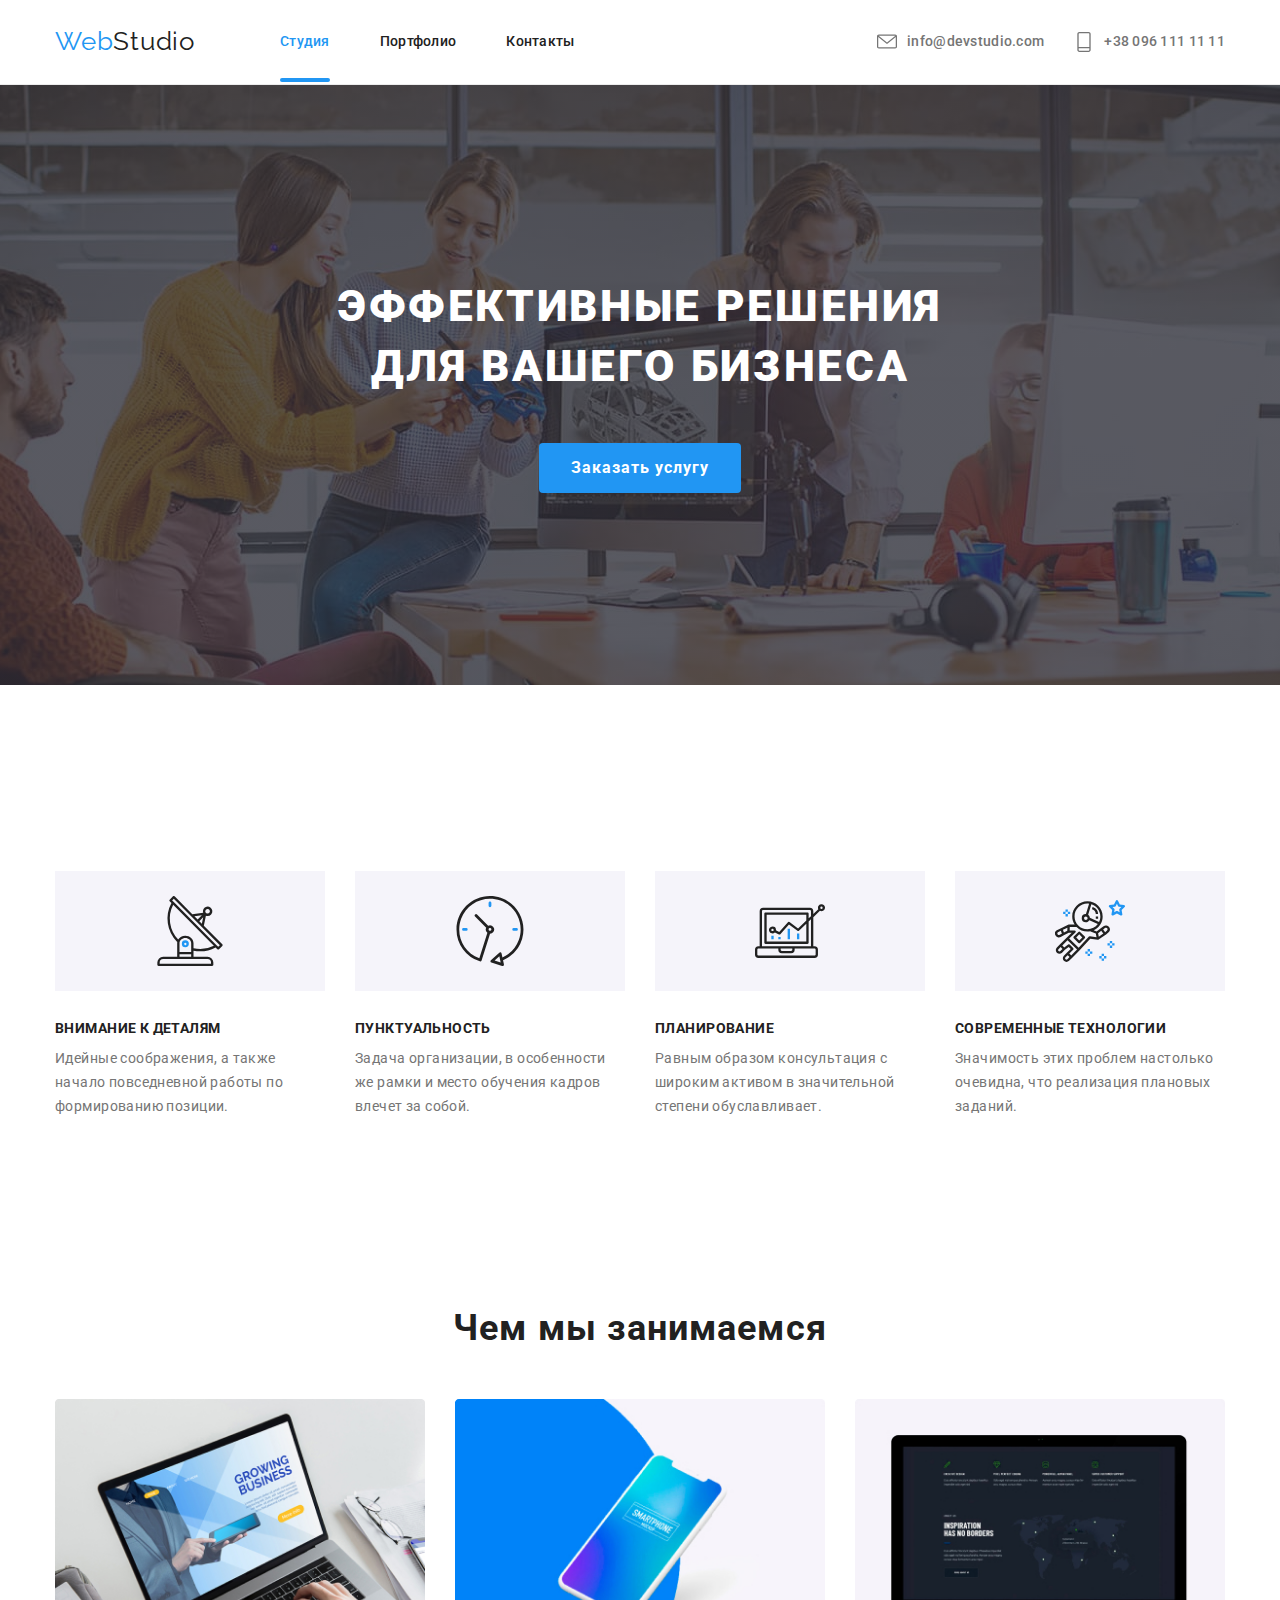
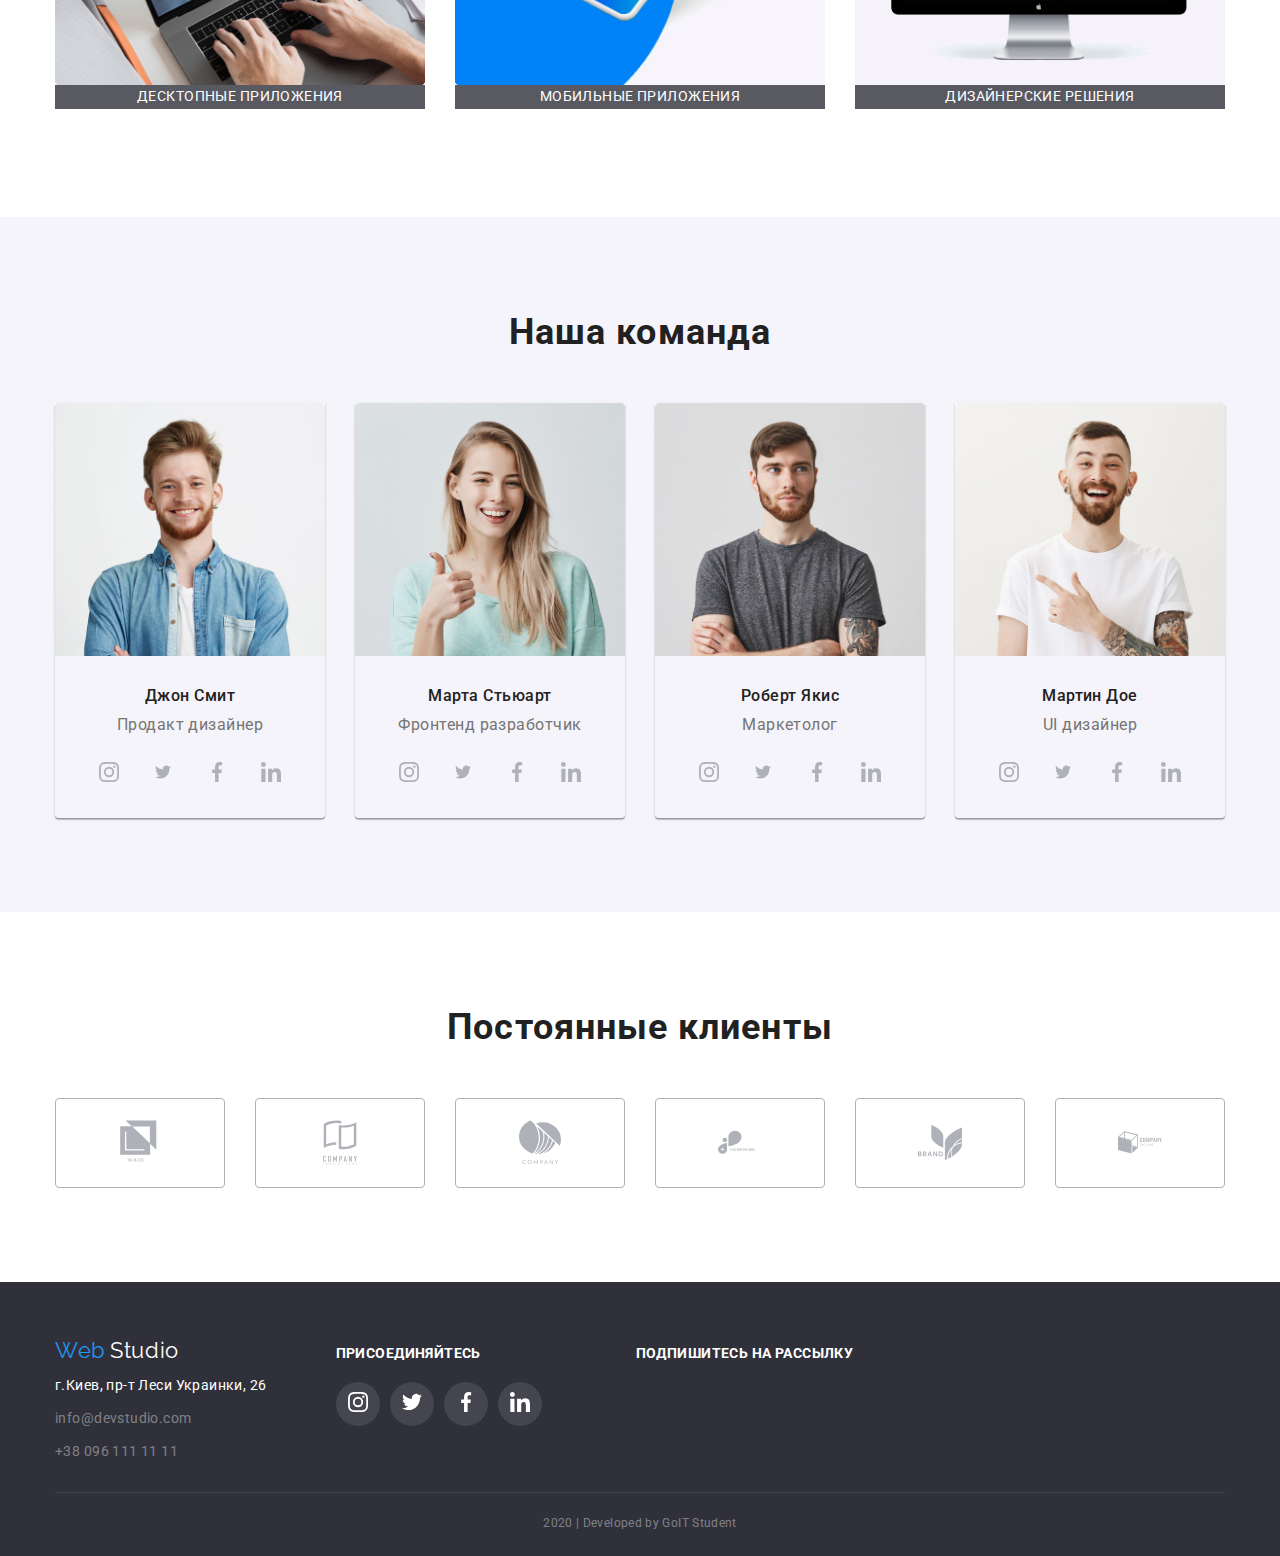
<file: index.html>
<!DOCTYPE html>
<html lang="ru">
	<head>
		<meta charset="UTF-8" />
		<meta name="viewport" content="width=device-width, initial-scale=1.0" />
		<title>Web Studio</title>
		<link
			href="https://fonts.googleapis.com/css2?family=Raleway:wght@700&family=Roboto:wght@400;500;700;900&display=swap"
			rel="stylesheet"
		/>
		<link
			rel="stylesheet"
			href="https://cdnjs.cloudflare.com/ajax/libs/modern-normalize/0.6.0/modern-normalize.min.css"
		/>
		<link rel="stylesheet" href="./css/styles.css" />
	</head>
	<body class="page">
		<header class="page-header">
			<div class="container">
				<nav class="main-nav">
					<a class="main-logo" href="./index.html">
						<span class="logo-partone">Web</span>
						<span class="logo-parttwo">Studio</span>
					</a>
					<ul class="site-nav">
						<li class="item"><a href="#" class="link current">Студия</a></li>
						<li class="item">
							<a href="./portfolio.html" class="link">Портфолио</a>
						</li>
						<li class="item"><a href="#" class="link">Контакты</a></li>
					</ul>
					<ul class="auth-nav">
						<li class="itemnav">
							<a href="mailto:info@devstudio.com" class="link">
								<svg class="icon-mail" width="20px" height="20px">
									<use href="./images/sprite.svg#icon-mail"></use>
								</svg>
								info@devstudio.com
							</a>
						</li>
						<li class="itemnav">
							<a href="tel:+380961111111" class="link">
								<svg class="icon-phone" width="20px" height="20px">
									<use href="./images/sprite.svg#icon-phone"></use>
								</svg>
								+38 096 111 11 11
							</a>
						</li>
					</ul>
				</nav>
			</div>
		</header>
		<main>
			<!--Герой-->
			<section class="hero">
				<h1 class="hero-title">
					эффективные решения
					<br />
					для вашего бизнеса
				</h1>
				<a href="#" class="button link">Заказать услугу</a>
			</section>

			<!-- Преимущества -->
			<section class="section">
				<div class="container">
					<h2 class="section-title">
						<span class="white-font">Наши преимущества</span>
					</h2>
					<ul class="feature-list">
						<li class="feature-box">
							<h3 class="feature-title">Внимание к деталям</h3>
							<p class="text">
								Идейные соображения, а также начало повседневной работы по формированию позиции.
							</p>
						</li>
						<li class="feature-box">
							<h3 class="feature-title">Пунктуальность</h3>
							<p class="text">
								Задача организации, в особенности же рамки и место обучения кадров влечет за собой.
							</p>
						</li>
						<li class="feature-box">
							<h3 class="feature-title">Планирование</h3>
							<p class="text">
								Равным образом консультация с широким активом в значительной степени обуславливает.
							</p>
						</li>
						<li class="feature-box">
							<h3 class="feature-title">Современные технологии</h3>
							<p class="text">
								Значимость этих проблем настолько очевидна, что реализация плановых заданий.
							</p>
						</li>
					</ul>
				</div>
			</section>

			<!-- Чем мы занимаемся -->
			<section class="section">
				<div class="container">
					<h2 class="section-title">Чем мы занимаемся</h2>
					<ul class="work-list">
						<li class="work-box">
							<img src="./images/img-laptop.jpg" alt="Ноутбук" width="370" />
							<p class="work-title">Десктопные приложения</p>
						</li>
						<li class="work-box">
							<img src="./images/img-fone.jpg" alt="Телефон" width="370" />
							<p class="work-title">Мобильные приложения</p>
						</li>
						<li class="work-box">
							<img src="./images/img-computer.jpg" alt="Компьютер" width="370" />
							<p class="work-title">Дизайнерские решения</p>
						</li>
					</ul>
				</div>
			</section>

			<!-- Наша команда -->
			<section class="section back-zone-color">
				<div class="container">
					<h2 class="section-title">Наша команда</h2>
					<ul class="team-list">
						<li class="team-card">
							<img src="./images/john.jpg" alt="Джон Смит" width="270" />
							<h3 class="team-title">Джон Смит</h3>
							<p class="team-text">Продакт дизайнер</p>
							<ul class="team-media">
								<li class="icon-media">
									<a href="#" class="social-link" aria-label="Сылка на Instagram">
										<svg class="icon-instagram">
											<use href="./images/sprite.svg#icon-instagram"></use>
										</svg>
									</a>
								</li>
								<li class="icon-media">
									<a href="#" class="social-link" aria-label="Сылка на Twitter">
										<svg class="icon-twitter">
											<use href="./images/sprite.svg#icon-twitter"></use>
										</svg>
									</a>
								</li>
								<li class="icon-media">
									<a href="#" class="social-link" aria-label="Сылка на Facebook">
										<svg class="icon-facebook">
											<use href="./images/sprite.svg#icon-facebook"></use>
										</svg>
									</a>
								</li>
								<li class="icon-media">
									<a href="#" class="social-link" aria-label="Сылка на LinkedIn">
										<svg class="icon-linkedin">
											<use href="./images/sprite.svg#icon-linkedin"></use>
										</svg>
									</a>
								</li>
							</ul>
						</li>
						<li class="team-card">
							<img src="./images/marta.jpg" alt="Марта Стьюарт" width="270" />
							<h3 class="team-title">Марта Стьюарт</h3>
							<p class="team-text">Фронтенд разработчик</p>
							<ul class="team-media">
								<li class="icon-media">
									<a href="#" class="social-link" aria-label="Сылка на Instagram">
										<svg class="icon-instagram">
											<use href="./images/sprite.svg#icon-instagram"></use>
										</svg>
									</a>
								</li>
								<li class="icon-media">
									<a href="#" class="social-link" aria-label="Сылка на Twitter">
										<svg class="icon-twitter">
											<use href="./images/sprite.svg#icon-twitter"></use>
										</svg>
									</a>
								</li>
								<li class="icon-media">
									<a href="#" class="social-link" aria-label="Сылка на Facebook">
										<svg class="icon-facebook">
											<use href="./images/sprite.svg#icon-facebook"></use>
										</svg>
									</a>
								</li>
								<li class="icon-media">
									<a href="#" class="social-link" aria-label="Сылка на LinkedIn">
										<svg class="icon-linkedin">
											<use href="./images/sprite.svg#icon-linkedin"></use>
										</svg>
									</a>
								</li>
							</ul>
						</li>
						<li class="team-card">
							<img src="./images/robert.jpg" alt="Роберт Якис" width="270" />
							<h3 class="team-title">Роберт Якис</h3>
							<p class="team-text">Маркетолог</p>
							<ul class="team-media">
								<li class="icon-media">
									<a href="#" class="social-link" aria-label="Сылка на Instagram">
										<svg class="icon-instagram">
											<use href="./images/sprite.svg#icon-instagram"></use>
										</svg>
									</a>
								</li>
								<li class="icon-media">
									<a href="#" class="social-link" aria-label="Сылка на Twitter">
										<svg class="icon-twitter">
											<use href="./images/sprite.svg#icon-twitter"></use>
										</svg>
									</a>
								</li>
								<li class="icon-media">
									<a href="#" class="social-link" aria-label="Сылка на Facebook">
										<svg class="icon-facebook">
											<use href="./images/sprite.svg#icon-facebook"></use>
										</svg>
									</a>
								</li>
								<li class="icon-media">
									<a href="#" class="social-link" aria-label="Сылка на LinkedIn">
										<svg class="icon-linkedin">
											<use href="./images/sprite.svg#icon-linkedin"></use>
										</svg>
									</a>
								</li>
							</ul>
						</li>
						<li class="team-card">
							<img src="./images/martin.jpg" alt="Мартин Дое" width="270" />
							<h3 class="team-title">Мартин Дое</h3>
							<p class="team-text">UI дизайнер</p>
							<ul class="team-media">
								<li class="icon-media">
									<a href="#" class="social-link" aria-label="Сылка на Instagram">
										<svg class="icon-instagram">
											<use href="./images/sprite.svg#icon-instagram"></use>
										</svg>
									</a>
								</li>
								<li class="icon-media">
									<a href="#" class="social-link" aria-label="Сылка на Twitter">
										<svg class="icon-twitter">
											<use href="./images/sprite.svg#icon-twitter"></use>
										</svg>
									</a>
								</li>
								<li class="icon-media">
									<a href="#" class="social-link" aria-label="Сылка на Facebook">
										<svg class="icon-facebook">
											<use href="./images/sprite.svg#icon-facebook"></use>
										</svg>
									</a>
								</li>
								<li class="icon-media">
									<a href="#" class="social-link" aria-label="Сылка на LinkedIn">
										<svg class="icon-linkedin">
											<use href="./images/sprite.svg#icon-linkedin"></use>
										</svg>
									</a>
								</li>
							</ul>
						</li>
					</ul>
				</div>
			</section>

			<!-- Клиенты -->
			<section class="section">
				<div class="container">
					<h2 class="section-title">Постоянные клиенты</h2>
					<ul class="clients-list">
						<li class="clients-box">
							<a class="clients-logo" href="#">
								<svg class="icon-client-one" width="44px" height="49px">
									<use href="./images/sprite.svg#icon-client-one"></use>
								</svg>
							</a>
						</li>
						<li class="clients-box">
							<a class="clients-logo" href="#">
								<svg class="icon-client-two" width="44px" height="49px">
									<use href="./images/sprite.svg#icon-client-two"></use>
								</svg>
							</a>
						</li>
						<li class="clients-box">
							<a class="clients-logo" href="#">
								<svg class="icon-client-three" width="44px" height="49px">
									<use href="./images/sprite.svg#icon-client-three"></use>
								</svg>
							</a>
						</li>
						<li class="clients-box">
							<a class="clients-logo" href="#">
								<svg class="icon-client-four" width="44px" height="49px">
									<use href="./images/sprite.svg#icon-client-four"></use>
								</svg>
							</a>
						</li>
						<li class="clients-box">
							<a class="clients-logo" href="#">
								<svg class="icon-client-five" width="44px" height="49px">
									<use href="./images/sprite.svg#icon-client-five"></use>
								</svg>
							</a>
						</li>
						<li class="clients-box">
							<a class="clients-logo" href="#">
								<svg class="icon-client-six" width="44px" height="49px">
									<use href="./images/sprite.svg#icon-client-six"></use>
								</svg>
							</a>
						</li>
					</ul>
				</div>
			</section>
		</main>

		<!-- Подвал -->
		<footer class="footer">
			<div class="container">
				<div class="address-block">
					<div>
						<a class="footer-logo" href="./index.html">
							<span class="logo-partone-bottom">Web</span>
							<span class="revtext-color">Studio</span>
						</a>
						<address>
							<p class="footer-text">г.Киев, пр-т Леси Украинки, 26</p>
						</address>
						<address>
							<a href="mailto:info@devstudio.com" class="link">info@devstudio.com</a>
							<br />
							<a href="tel:+380961111111" class="link">+38 096 111 11 11</a>
						</address>
					</div>
					<div>
						<b class="media-title">Присоединяйтесь</b>
						<ul class="media-connect">
							<li class="connect-link">
								<a href="#" class="footer-link" aria-label="Сылка на Instagram">
									<svg class="instagram-footer">
										<use href="./images/sprite-footer.svg#icon-instagram-footer"></use>
									</svg>
								</a>
							</li>
							<li class="connect-link">
								<a href="#" class="footer-link" aria-label="Сылка на Twitter">
									<svg class="twitter-footer">
										<use href="./images/sprite-footer.svg#icon-twitter-footer"></use>
									</svg>
								</a>
							</li>
							<li class="connect-link">
								<a href="#" class="footer-link" aria-label="Сылка на Facebook">
									<svg class="facebook-footer">
										<use href="./images/sprite-footer.svg#icon-facebook-footer"></use>
									</svg>
								</a>
							</li>
							<li class="connect-link">
								<a href="#" class="footer-link" aria-label="Сылка на LinkedIn">
									<svg class="linkedin-footer">
										<use href="./images/sprite-footer.svg#icon-linkedin-footer"></use>
									</svg>
								</a>
							</li>
						</ul>
					</div>
					<div><b class="join-title">Подпишитесь на рассылку</b></div>
				</div>
				<p class="copyr-color">2020 | Developed by GoIT Student</p>
			</div>
		</footer>
	</body>
</html>
</file>
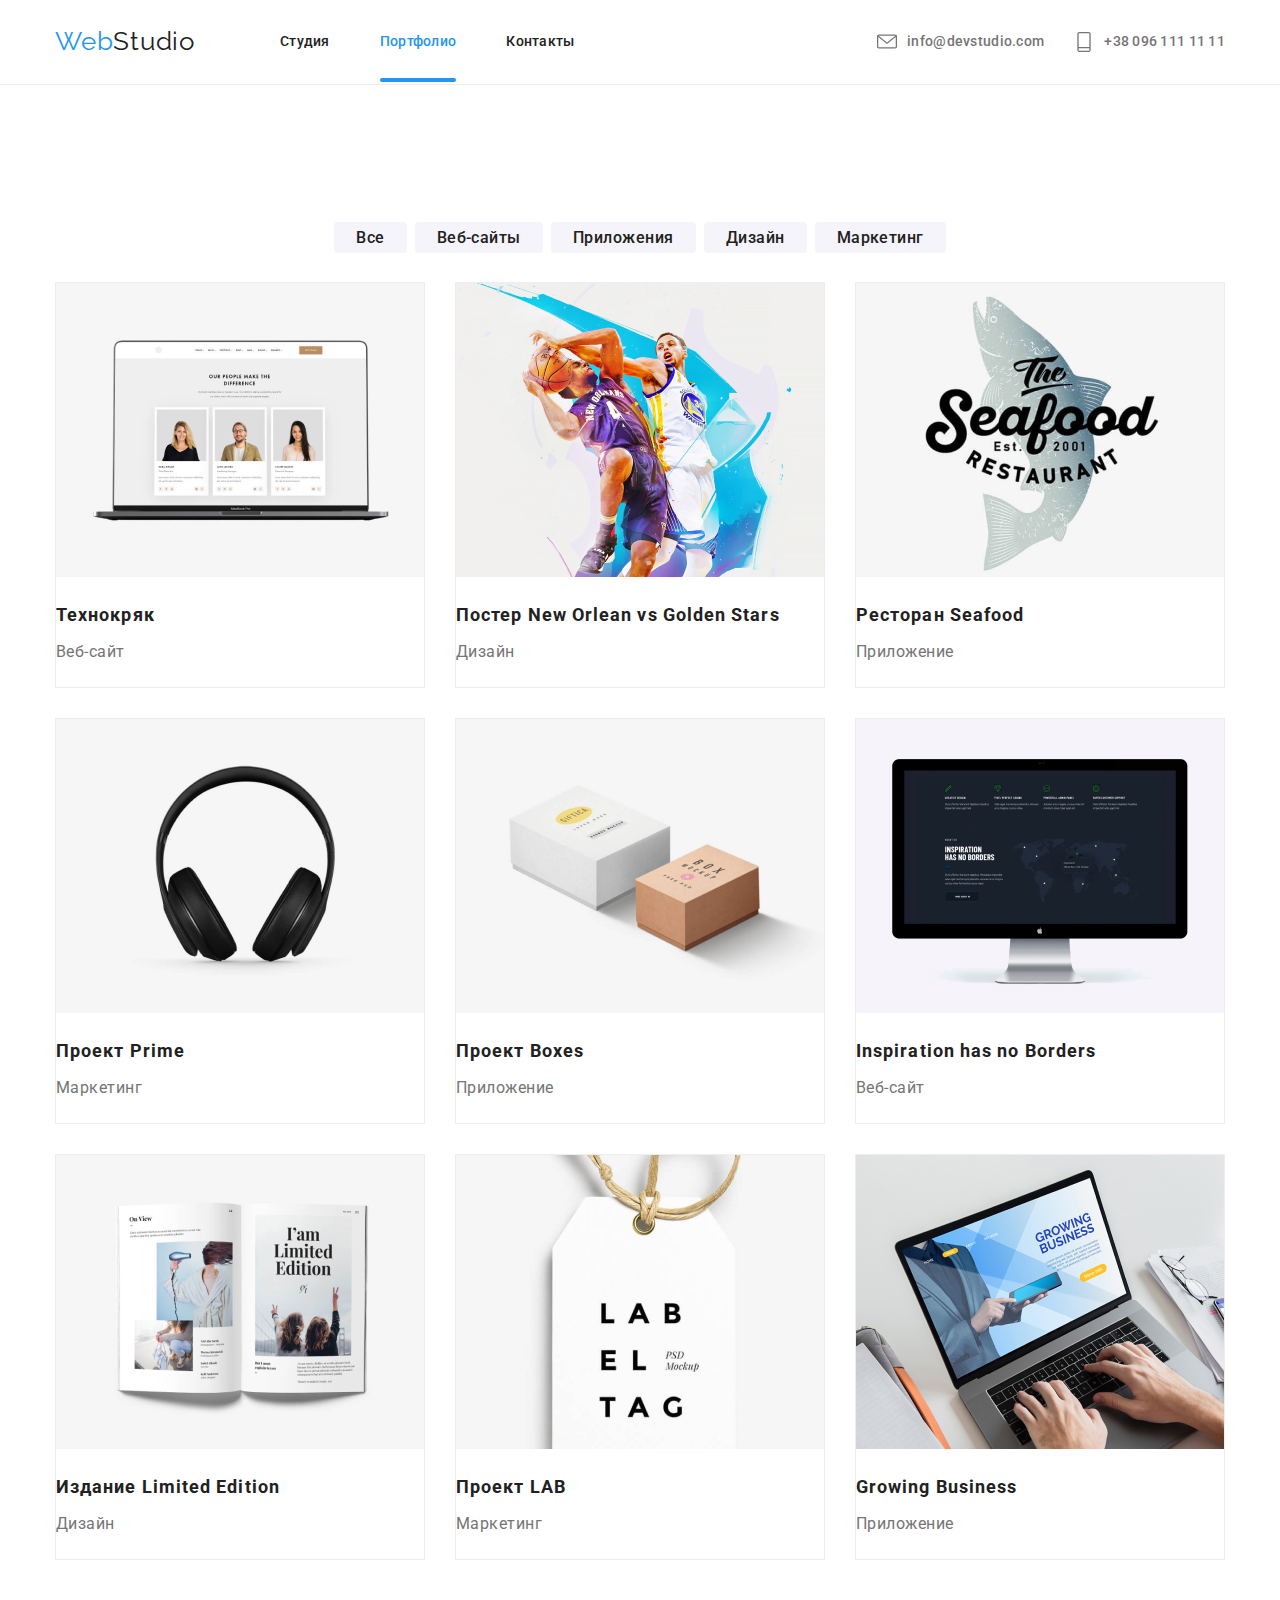
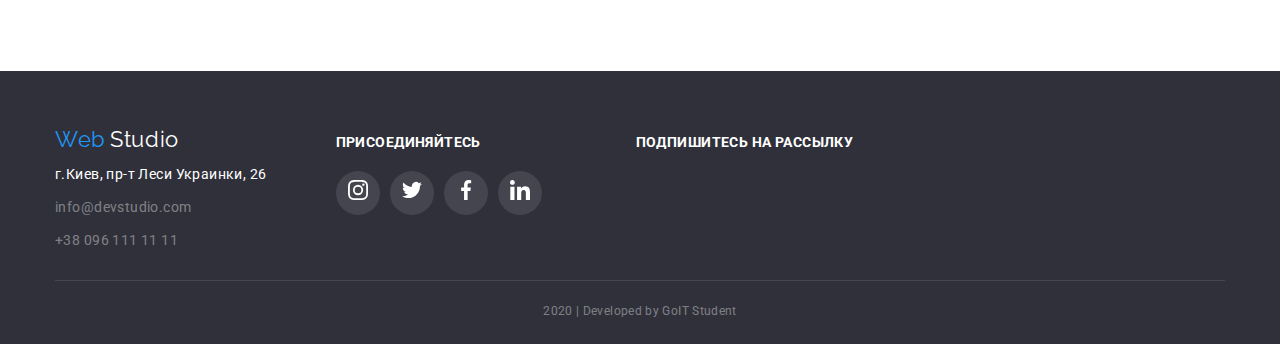
<file: portfolio.html>
<!DOCTYPE html>
<html lang="ru">

<head>
  <meta charset="UTF-8" />
  <meta name="viewport" content="width=device-width, initial-scale=1.0" />
  <title>Web Studio</title>
  <link href="https://fonts.googleapis.com/css2?family=Raleway:wght@700&family=Roboto:wght@400;500;700;900&display=swap"
    rel="stylesheet" />
  <link rel="stylesheet" href="https://cdnjs.cloudflare.com/ajax/libs/modern-normalize/0.6.0/modern-normalize.min.css" />
  <link rel="stylesheet" href="./css/styles.css" />
</head>

<body class="page">
  <header class="page-header">
    <div class="container">
      <nav class="main-nav">
        <a class="main-logo" href="./index.html">
          <span class="logo-partone">Web</span>
          <span class="logo-parttwo">Studio</span>
        </a>
        <ul class="site-nav list">
          <li class="item"><a href="./index.html" class="link">Студия</a></li>
          <li class="item">
            <a href="./portfolio.html" class="link current">Портфолио</a>
          </li>
          <li class="item"><a href="#" class="link">Контакты</a></li>
        </ul>

      <ul class="auth-nav">
        <li class="itemnav">
          <a href="mailto:info@devstudio.com" class="link">
            <svg class="icon-mail" width="20px" height="20px">
              <use href="./images/sprite.svg#icon-mail"></use>
            </svg>
            info@devstudio.com
          </a>
        </li>
        <li class="itemnav">
          <a href="tel:+380961111111" class="link">
            <svg class="icon-phone" width="20px" height="20px">
              <use href="./images/sprite.svg#icon-phone"></use>
            </svg>
            +38 096 111 11 11
          </a>
        </li>
      </ul>
      </nav>
      </div>
      </header>
       <!-- Герой -->
    <main><section class="section-portfolio">
      <div class="container">
        <h1 class="hero-portfolio">Наши работы</h1>
        <ul class="filters">
          <li class="button-filters"><a href="#" class="button-primery">Все</a></li>
          <li class="button-filters"><a href="#" class="button-primery">Веб-сайты</a></li>
          <li class="button-filters"><a href="#" class="button-primery">Приложения</a></li>
          <li class="button-filters"><a href="#" class="button-primery">Дизайн</a></li>
          <li class="button-filters"><a href="#" class="button-primery">Маркетинг</a></li>
        </ul>
      </div>
      <div class="container">
        <ul class="projects">
          <li class="projects-box">
            <a href="">
              <div class="project-example"><img src="./images/pf-one.jpg" alt="Пример сайта" /><p class="portfolio-overlay">Технокряк это современная площадка распространения коронавируса. Компании используют эту
                платформу для цифрового
                шпионажа и атак на защищённые сервера конкурентов.</p></div>
              <h2 class="portfolio-title">Технокряк</h2>
              <p class="portfolio-text">Веб-сайт</p>
            </a>
          </li>
          <li class="projects-box">
            <a href=""><div class="project-example"><img src="./images/pf-two.jpg" alt="Дизайн постера" />
            <p class="portfolio-overlay">Lorem ipsum, dolor sit amet consectetur adipisicing elit. Facere quibusdam in nihil aliquid. Unde perferendis sint
              dicta iure rerum!</p></div>
              <h2 class="portfolio-title">Постер New Orlean vs Golden Stars</h2>
              <p class="portfolio-text">Дизайн</p>
            </a>
          </li>
          <li class="projects-box">
            <a href=""><div class="project-example"></a><img src="./images/pf-three.jpg" alt="Логотип приложения" /><p class="portfolio-overlay">Lorem ipsum, dolor sit amet consectetur adipisicing elit. Facere quibusdam in nihil
              aliquid. Unde perferendis sint
              dicta iure rerum!</p></div>
            <h2 class="portfolio-title">Ресторан Seafood</h2>
            <p class="portfolio-text">Приложение</p>
            </a>
          </li>
          <li class="projects-box">
            <a href=""><div class="project-example"><img src="./images/pf-four.jpg" alt="Наушники" /><p class="portfolio-overlay">Lorem ipsum, dolor sit amet consectetur adipisicing elit. Facere quibusdam in nihil
              aliquid. Unde perferendis sint
              dicta iure rerum!</p></div>
              <h2 class="portfolio-title">Проект Prime</h2>
              <p class="portfolio-text">Маркетинг</p>
            </a>
          </li>
          <li class="projects-box">
            <a href=""><div class="project-example"><img src="./images/pf-five.jpg" alt="Коробки" /><p class="portfolio-overlay">Lorem ipsum, dolor sit amet consectetur adipisicing elit. Facere quibusdam in nihil
              aliquid. Unde perferendis sint
              dicta iure rerum!</p></div>
              <h2 class="portfolio-title">Проект Boxes</h2>
              <p class="portfolio-text">Приложение</p>
            </a>
          </li>
          <li class="projects-box">
            <a href=""><div class="project-example"><img src="./images/pf-six.jpg" alt="Монитор" /><p class="portfolio-overlay">Lorem ipsum, dolor sit amet consectetur adipisicing elit. Facere quibusdam in nihil
              aliquid. Unde perferendis sint
              dicta iure rerum!</p></div>
              <h2 class="portfolio-title">Inspiration has no Borders</h2>
              <p class="portfolio-text">Веб-сайт</p>
            </a>
          </li>
          <li class="projects-box">
            <a href=""><div class="project-example"><img src="./images/pf-seven.jpg" alt="Дизайн издания" /><p class="portfolio-overlay">Lorem ipsum, dolor sit amet consectetur adipisicing elit. Facere quibusdam in nihil
              aliquid. Unde perferendis sint
              dicta iure rerum!</p></div>
              <h2 class="portfolio-title">Издание Limited Edition</h2>
              <p class="portfolio-text">Дизайн</p>
            </a>
          </li>
          <li class="projects-box">
            <a href=""><div class="project-example"><img src="./images/pf-eight.jpg" alt="Бирка" /><p class="portfolio-overlay">Lorem ipsum, dolor sit amet consectetur adipisicing elit. Facere quibusdam in nihil
              aliquid. Unde perferendis sint
              dicta iure rerum!</p></div>
              <h2 class="portfolio-title">Проект LAB</h2>
              <p class="portfolio-text">Маркетинг</p>
            </a>
          </li>
          <li class="projects-box">
            <a href=""><div class="project-example"><img src="./images/pf-nine.jpg" alt="Лептоп" /><p class="portfolio-overlay">Lorem ipsum, dolor sit amet consectetur adipisicing elit. Facere quibusdam in nihil
              aliquid. Unde perferendis sint
              dicta iure rerum!</p></div>
              <h2 class="portfolio-title">Growing Business</h2>
              <p class="portfolio-text">Приложение</p>
            </a>
          </li>
        </ul>
      </div>
    </section></main>

    <!-- Подвал -->
<footer class="footer">
  <div class="container">
    <div class="address-block">
      <div>
        <a class="footer-logo" href="./index.html">
          <span class="logo-partone-bottom">Web</span>
          <span class="revtext-color">Studio</span>
        </a>
        <address>
          <p class="footer-text">г.Киев, пр-т Леси Украинки, 26</p>
        </address>
        <address>
          <a href="mailto:info@devstudio.com" class="link">info@devstudio.com</a>
          <br />
          <a href="tel:+380961111111" class="link">+38 096 111 11 11</a>
        </address>
      </div>
    <div>
      <b class="media-title">Присоединяйтесь</b>
      <ul class="media-connect">
        <li class="connect-link">
          <a href="#" class="footer-link" aria-label="Сылка на Instagram">
            <svg class="instagram-footer">
              <use href="./images/sprite-footer.svg#icon-instagram-footer"></use>
            </svg>
          </a>
        </li>
        <li class="connect-link">
          <a href="#" class="footer-link" aria-label="Сылка на Twitter">
            <svg class="twitter-footer">
              <use href="./images/sprite-footer.svg#icon-twitter-footer"></use>
            </svg>
          </a>
        </li>
        <li class="connect-link">
          <a href="#" class="footer-link" aria-label="Сылка на Facebook">
            <svg class="facebook-footer">
              <use href="./images/sprite-footer.svg#icon-facebook-footer"></use>
            </svg>
          </a>
        </li>
        <li class="connect-link">
          <a href="#" class="footer-link" aria-label="Сылка на LinkedIn">
            <svg class="linkedin-footer">
              <use href="./images/sprite-footer.svg#icon-linkedin-footer"></use>
            </svg>
          </a>
        </li>
      </ul>
    </div>
    <div><b class="join-title">Подпишитесь на рассылку</b></div>
    </div>
    <p class="copyr-color">2020 | Developed by GoIT Student</p>
    </div>
    </footer>
    </body>
    
    </html>
</file>
<file: css/styles.css>
:root {
	--primery-text-color: #757575;
	--title-text-color: #212121;
	--accent-color: #2196f3;
	--revtext-color: #fff;
	--copyr-color: rgba(255, 255, 255, 0.4);
	--transition: 250ms cubic-bezier(0.4, 0, 0.2, 1);
}

body {
	margin: 0;
	background-color: #fff;
	color: var(--title-text-color);
	font-family: Roboto, sans-serif;
}

a {
	text-decoration: none;
}

ul {
	list-style-type: none;
	margin-top: 0px;
	margin-bottom: 0px;
	padding-inline-start: 0px;
}

img {
	display: block;
	margin-bottom: 0px;
}
/* цвет лого-1 #2196F3 */
/* цвет лого-2 #212121 */
/* цвет заголовков #212121 */
/* цвет абзацев  #757575 */
/* белый #FFFFFF; */
/* акцент  #2196F3; */
/* цвет копирайта rgba(255, 255, 255, 0.4) */
.text {
	margin-top: 0;
	margin-bottom: 0;
	color: var(--primery-text-color);
	font-weight: 400;
	font-size: 14px;
	line-height: 1.71;
	letter-spacing: 0.03em;
}

.white-font {
	color: #fff;
}
.revtext-color {
	color: var(--revtext-color);
	font-family: Raleway, sans-serif;
	font-size: 22px;
	line-height: 1.18;
	letter-spacing: 0.03em;
}
.back-hero-color {
	background-color: rgba(47, 48, 58, 0.8);
}
.back-zone-color {
	background-color: #f5f4fa;
}
.footer {
	background-color: #2f303a;
}
.container {
	padding-left: 15px;
	padding-right: 15px;
	margin-left: auto;
	margin-right: auto;
	width: 1200px;
}

/* Header */

.page-header {
	border-bottom: 1px solid #ececec;
}
.main-logo {
	display: flex;
	padding-top: 24px;
	padding-bottom: 25px;
}

.logo-partone {
	color: var(--accent-color);
	font-family: Raleway, sans-serif;
	font-size: 26px;
	line-height: 1.19;
	letter-spacing: 0.03em;
}

.logo-partone-bottom {
	color: var(--accent-color);
	font-family: Raleway, sans-serif;
	font-size: 22px;
	line-height: 1.18;
	letter-spacing: 0.03em;
}

.logo-parttwo {
	color: var(--title-text-color);
	font-family: Raleway, sans-serif;
	font-size: 26px;
	line-height: 1.19;
	letter-spacing: 0.03em;
}

.main-nav {
	display: flex;
	align-items: center;
}

/* Навигация */

.site-nav {
	display: flex;
	margin-left: 85px;
}
.site-nav .item:not(:last-child) {
	margin-right: 50px;
}
.site-nav .link {
	display: block;
	padding-top: 32px;
	padding-bottom: 32px;
	color: var(--title-text-color);
	font-weight: 500;
	font-size: 14px;
	line-height: 1.14;
	letter-spacing: 0.02em;
}
.site-nav .link:hover,
.site-nav .link:focus {
	color: var(--accent-color);
	transition: var(--transition);
}
.link.current {
	display: block;
	position: relative;
	color: var(--accent-color);
}
.link.current::after {
	content: "";
	position: absolute;
	width: 100%;
	height: 4px;
	left: 0;
	bottom: 0;
	border-radius: 2px;
	background-color: var(--accent-color);
}
.auth-nav {
	display: flex;
	margin-left: auto;
}
.auth-nav .itemnav:not(:last-child) {
	margin-right: 30px;
}
.itemnav .link {
	display: flex;
	justify-content: center;
	align-items: center;
	padding-top: 32px;
	padding-bottom: 32px;
	color: var(--primery-text-color);
	font-weight: 500;
	font-size: 14px;
	line-height: 1.14;
	letter-spacing: 0.02em;
}

.itemnav .link:hover,
.itemnav .link:focus {
	color: var(--accent-color);
	transition: var(--transition);
}

.itemnav .link:hover .icon-mail {
	fill: var(--accent-color);
	transition: var(--transition);
}
.icon-mail {
	margin-right: 10px;
	fill: #757575;
}

.icon-phone {
	margin-right: 10px;
	fill: #757575;
}
.itemnav .link:hover .icon-phone {
	fill: var(--accent-color);
	transition: var(--transition);
}

/* Герой */
.hero {
	display: flex;
	flex-direction: column;
	background-color: rgba(47, 48, 58, 0.8);
	text-align: center;

	align-items: center;
	justify-content: center;
	max-width: 1600px;
	height: 600px;
	margin-left: auto;
	margin-right: auto;
	background-image: linear-gradient(to right, rgba(47, 48, 58, 0.8), rgba(47, 48, 58, 0.8)), url(../images/header.jpg);
	background-position: 50% 50%;
}

.hero-title {
	display: inline-block;
	margin-top: 0;
	margin-bottom: 46px;
	color: var(--revtext-color);

	font-weight: 900;
	font-size: 44px;
	line-height: 1.36;

	letter-spacing: 0.06em;
	text-transform: uppercase;
}
.button {
	display: inline-block;
	border-radius: 4px;
	padding: 10px 32px;
	min-width: 136px;
	color: #fff;
	background: var(--accent-color);
	font-weight: bold;
	font-size: 16px;
	line-height: 1.88;
	text-align: center;
	letter-spacing: 0.06em;
}

.button:hover,
.button:focus {
	color: black;
	box-shadow: 0px 4px 4px rgba(0, 0, 0, 0.15);
	transition: var(--transition);
}

/* Секция */
.section {
	padding-top: 94px;
	padding-bottom: 94px;
}

.section-title {
	margin-top: 0;
	margin-bottom: 50px;
	color: var(--title-text-color);
	font-weight: 700;
	font-size: 36px;
	line-height: 1.17;
	text-align: center;
	letter-spacing: 0.03em;
}

/* Преимущества */
.feature-list {
	display: flex;
}

.feature-box {
	width: calc((100% - 3 * 30px) / 4);
}
.feature-box::before {
	display: block;
	content: "";
	height: 120px;
	background-color: #f5f4fa;
	background-size: auto;
	background-position: center;
	background-repeat: no-repeat;
}
.feature-box:nth-child(1)::before {
	background-image: url(../css/imgcss/antenna.svg);
}
.feature-box:nth-child(2)::before {
	background-image: url(../css/imgcss/clock.svg);
}
.feature-box:nth-child(3)::before {
	background-image: url(../css/imgcss/diagram.svg);
}
.feature-box:nth-child(4)::before {
	background-image: url(../css/imgcss/astronaut.svg);
}
.feature-box:not(:last-child) {
	margin-right: 30px;
}

.feature-title {
	margin-top: 30px;
	margin-bottom: 10px;
	color: var(--title-text-color);
	font-weight: 700;
	font-size: 14px;
	line-height: 1.14;
	letter-spacing: 0.03em;
	text-transform: uppercase;
}
.feature-list .text {
	font-weight: normal;
	font-size: 14px;
	line-height: 1.71;
	letter-spacing: 0.03em;
}

/* Чем мы занимаемся */
.work-list {
	display: flex;
}
.work-box {
	width: calc((100% - 2 * 30px) / 3);
}
.work-box:not(:last-child) {
	margin-right: 30px;
}
.work-title {
	display: inline-block;
	text-align: center;
	width: 370px;
	margin-top: 0px;
	color: #fff;
	background-color: rgba(47, 48, 58, 0.8);
	font-size: 14px;
	line-height: 1.71;
	letter-spacing: 0.03em;
	text-transform: uppercase;
}
/* Команда */
.team-list {
	display: flex;
	text-align: center;
}
.team-card {
	box-shadow: 0px 2px 1px rgba(0, 0, 0, 0.2), 0px 1px 1px rgba(0, 0, 0, 0.14), 0px 1px 3px rgba(0, 0, 0, 0.12);
	border-radius: 0px 0px 4px 4px;
	width: calc((100% - 3 * 30px) / 4);
}

.team-card:not(:last-child) {
	margin-right: 30px;
}

.team-title {
	margin-top: 30px;
	margin-bottom: 10px;
	color: var(--title-text-color);
	font-weight: 500;
	font-size: 16px;
	line-height: 1.19;
	letter-spacing: 0.03em;
}
.team-text {
	margin-top: 0px;
	margin-bottom: 16px;
	color: var(--primery-text-color);
	font-weight: 400;
	font-size: 16px;
	line-height: 1.19;
	letter-spacing: 0.03em;
}
.team-media {
	display: flex;
	justify-content: center;
	margin-bottom: 24px;
}

.icon-media:not(:last-child) {
	margin-right: 10px;
}

.social-link {
	display: flex;
	justify-content: center;
	align-items: center;
	width: 44px;
	height: 44px;
	border-radius: 50%;
}

.social-link:hover {
	background-color: #2196f3;
	transition: var(--transition);
}

.social-link:hover .icon-instagram {
	fill: #ffffff;
}
.social-link:hover .icon-twitter {
	fill: #ffffff;
}
.social-link:hover .icon-facebook {
	fill: #ffffff;
}
.social-link:hover .icon-linkedin {
	fill: #ffffff;
}
.icon-instagram {
	width: 20px;
	height: 20px;
	fill: #afb1b8;
}
.icon-twitter {
	width: 20px;
	height: 16px;
	fill: #afb1b8;
}
.icon-facebook {
	width: 20px;
	height: 20px;
	fill: #afb1b8;
}
.icon-linkedin {
	width: 20px;
	height: 20px;
	fill: #afb1b8;
}

/* Наши клиенты */

.clients-list {
	display: flex;
}
.clients-box {
	width: calc((100% - 5 * 30px) / 6);
}

.clients-box:not(:last-child) {
	margin-right: 30px;
}
.clients-logo {
	display: flex;
	align-items: center;
	justify-content: center;
	fill: #afb1b8;
	border: 1px solid #afb1b8;
	border-radius: 4px;
	height: 90px;
}
.clients-logo:hover {
	border: 1px solid #2196f3;
	fill: #2196f3;
	transition: var(--transition);
}
/* футер */
address {
	font-style: normal;
}
.footer {
	padding-top: 56px;
	padding-bottom: 21px;
}

.address-block {
	display: flex;
	align-items: baseline;
}

.footer-text {
	display: inline-block;
	margin-top: 10px;
	margin-bottom: 0px;
	color: var(--revtext-color);
	font-weight: 400;
	font-size: 14px;
	line-height: 1.71;
	letter-spacing: 0.03em;
}
.footer .link {
	display: inline-block;
	margin-top: 9px;
	color: var(--copyr-color);
	font-weight: 400;
	font-size: 14px;
	line-height: 1.71;
	letter-spacing: 0.03em;
}
.footer .link:hover {
	transition: var(--transition);
	color: var(--accent-color);
}
.media-title {
	display: inline-block;

	margin-left: 69px;
	margin-bottom: 20px;
	color: var(--revtext-color);
	font-weight: bold;
	font-size: 14px;
	line-height: 1.14;
	letter-spacing: 0.03em;
	text-transform: uppercase;
}
.media-connect {
	display: flex;
	align-items: center;
	margin-left: 69px;
	transition: var(--transition);
}
.connect-link {
	display: flex;
	justify-content: center;
	align-items: center;
	width: 44px;
	height: 44px;
	border-radius: 50%;
	background: rgba(255, 255, 255, 0.1);
	transition: var(--transition);
}
.connect-link:not(:last-child) {
	margin-right: 10px;
}
.connect-link:hover {
	background-color: #2196f3;
}
.instagram-footer {
	width: 20px;
	height: 20px;
	fill: #ffffff;
}
.twitter-footer {
	width: 20px;
	height: 20px;
	fill: #ffffff;
}
.facebook-footer {
	width: 20px;
	height: 20px;
	fill: #ffffff;
}
.linkedin-footer {
	width: 20px;
	height: 20px;
	fill: #ffffff;
}
.join-title {
	display: inline-block;

	margin-left: 94px;
	margin-bottom: 20px;
	color: var(--revtext-color);
	font-weight: bold;
	font-size: 14px;
	line-height: 1.14;
	letter-spacing: 0.03em;
	text-transform: uppercase;
}
.copyr-color {
	border-top: 1px solid rgba(255, 255, 255, 0.1);
	margin-top: 28px;
	margin-bottom: 0px;
	padding-top: 18px;
	color: var(--copyr-color);
	font-weight: 400;
	font-size: 12px;
	line-height: 2;
	text-align: center;
	letter-spacing: 0.03em;
}
/* Портфолио */

.section-portfolio {
	padding-top: 106px;
	padding-bottom: 81px;
}
.hero-portfolio {
	margin: 0;
	color: var(--revtext-color);
}
.filters {
	display: flex;
	justify-content: center;
	padding-bottom: 34px;
}
.button-filters:not(:last-child) {
	margin-right: 8px;
}
.button-primery {
	font-weight: 500;
	font-size: 16px;
	line-height: 1.26;
	text-align: center;
	letter-spacing: 0.03em;
	border-radius: 4px;
	padding: 6px 22px;
	color: var(--title-text-color);
	background-color: #f5f4fa;
	transition: var(--transition);
}

.button-primery:hover,
.button-primery:focus {
	background-color: var(--accent-color);
	color: var(--revtext-color);
	box-shadow: 0px 2px 2px rgba(0, 0, 0, 0.12), 0px 1px 2px rgba(0, 0, 0, 0.08), 0px 3px 1px rgba(0, 0, 0, 0.1);
}

.projects {
	display: flex;
	flex-wrap: wrap;
}
.projects-box {
	width: 370px;
	margin-right: 30px;
	margin-bottom: 30px;
	border: 1px solid #eeeeee;
}
.projects-box:nth-child(3n) {
	margin-right: 0px;
}
.projects-box:hover,
.projects-box:focus {
	box-shadow: 1px 4px 6px rgba(0, 0, 0, 0.16), 0px 4px 4px rgba(0, 0, 0, 0.06), 0px 1px 1px rgba(0, 0, 0, 0.12);
}
.projects-box:hover .project-example::before {
	opacity: 1;
	transform: translateY(0);
}
.projects-box:hover .portfolio-overlay {
	opacity: 1;
	transform: translateY(0);
}

.project-example {
	display: flex;
	position: relative;
	overflow: hidden;
}
.project-example::before {
	display: inline-block;
	position: absolute;
	content: "";
	width: 100%;
	height: 100%;
	background-color: rgba(33, 150, 243, 0.9);
	opacity: 0;
	transform: translateY(100%);
	transition: var(--transition);
}

.portfolio-overlay {
	display: flex;
	position: absolute;
	/* top: 50%;
	left: 50%;
	transform: translate(-50%, -50%); */
	width: 100%;
	margin: 0;
	padding: 63px 24px;
	color: var(--revtext-color);
	font-weight: 400;
	font-size: 18px;
	line-height: 1.56;
	letter-spacing: 0.03em;
	/* outline: 1px solid blue; */
	opacity: 0;
	transform: translateY(100%);
	transition: var(--transition);
}
.portfolio-title {
	margin-top: 20px;
	margin-bottom: 4px;
	color: var(--title-text-color);
	font-weight: 700;
	font-size: 18px;
	line-height: 2;
	letter-spacing: 0.06em;
}

.portfolio-text {
	margin-top: 0;
	margin-bottom: 20px;
	color: var(--primery-text-color);
	font-weight: 400;
	font-size: 16px;
	line-height: 1.87;
	letter-spacing: 0.03em;
}
</file>
